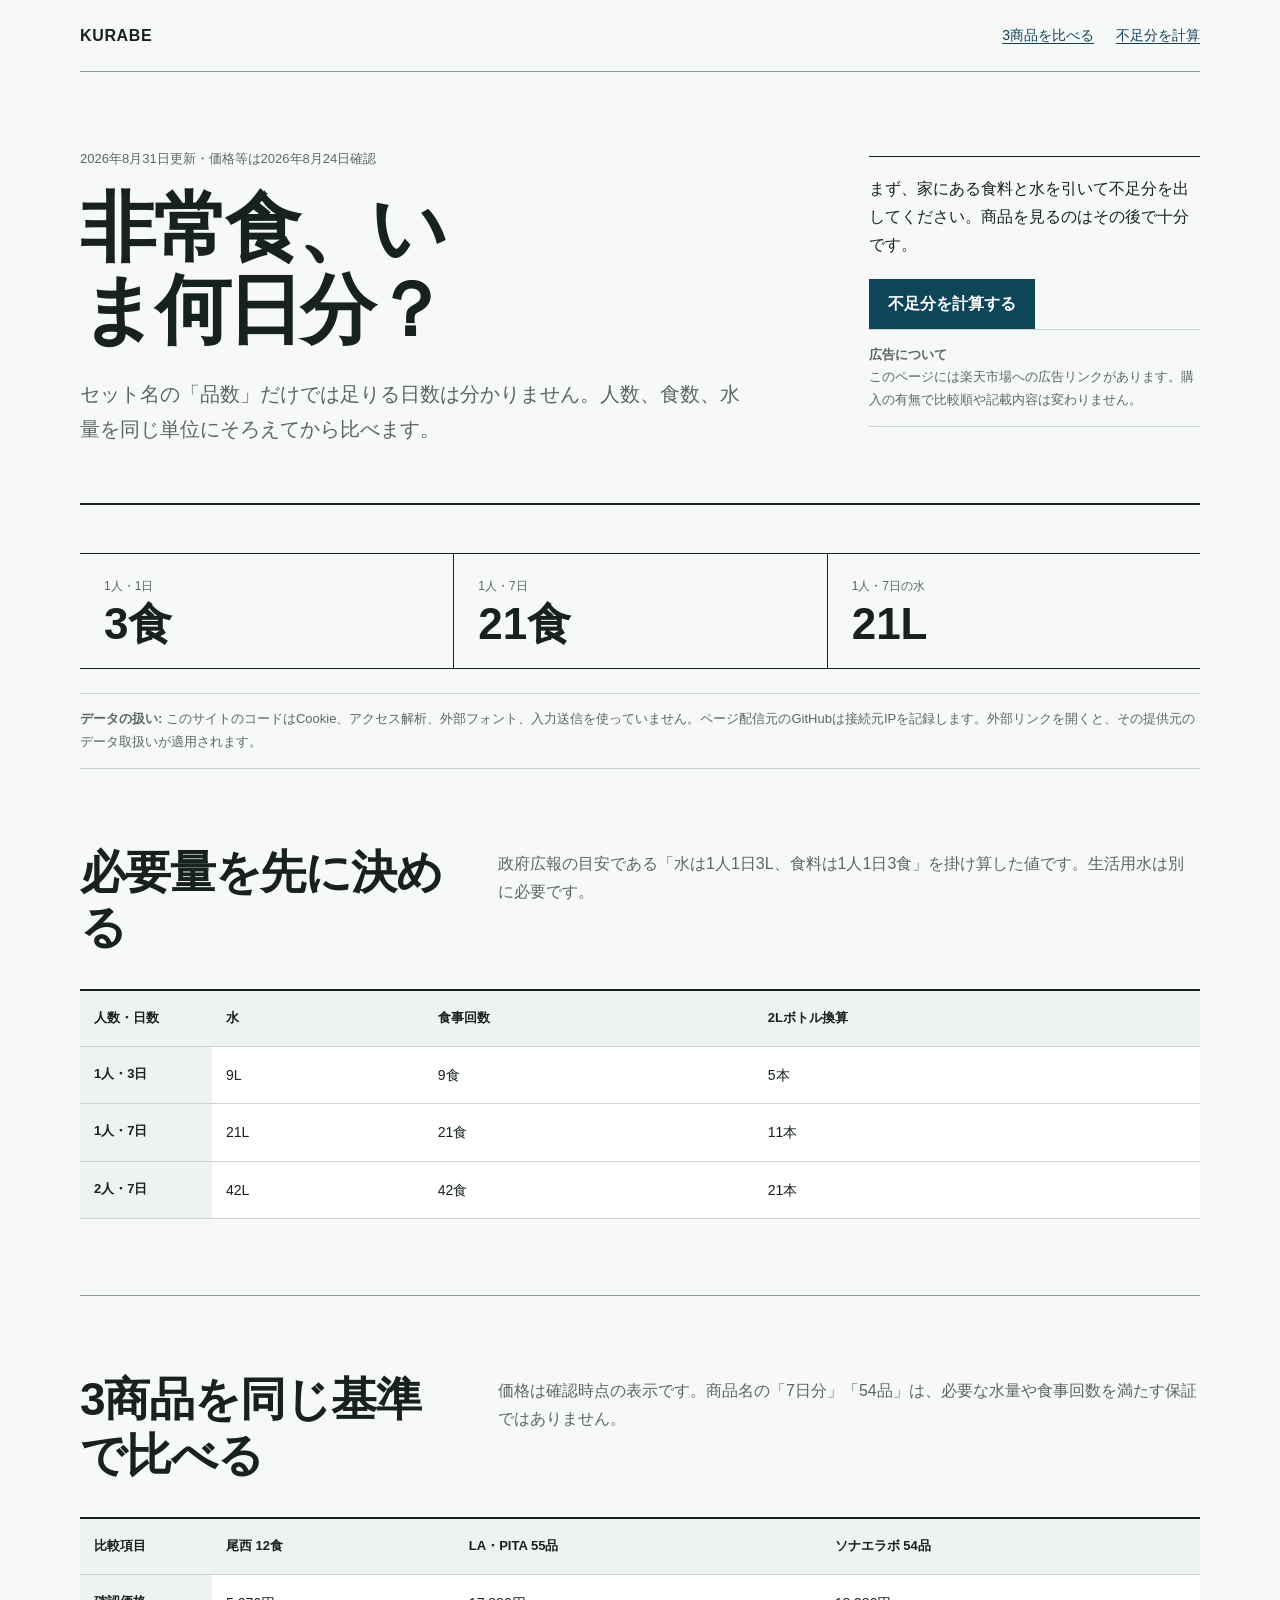
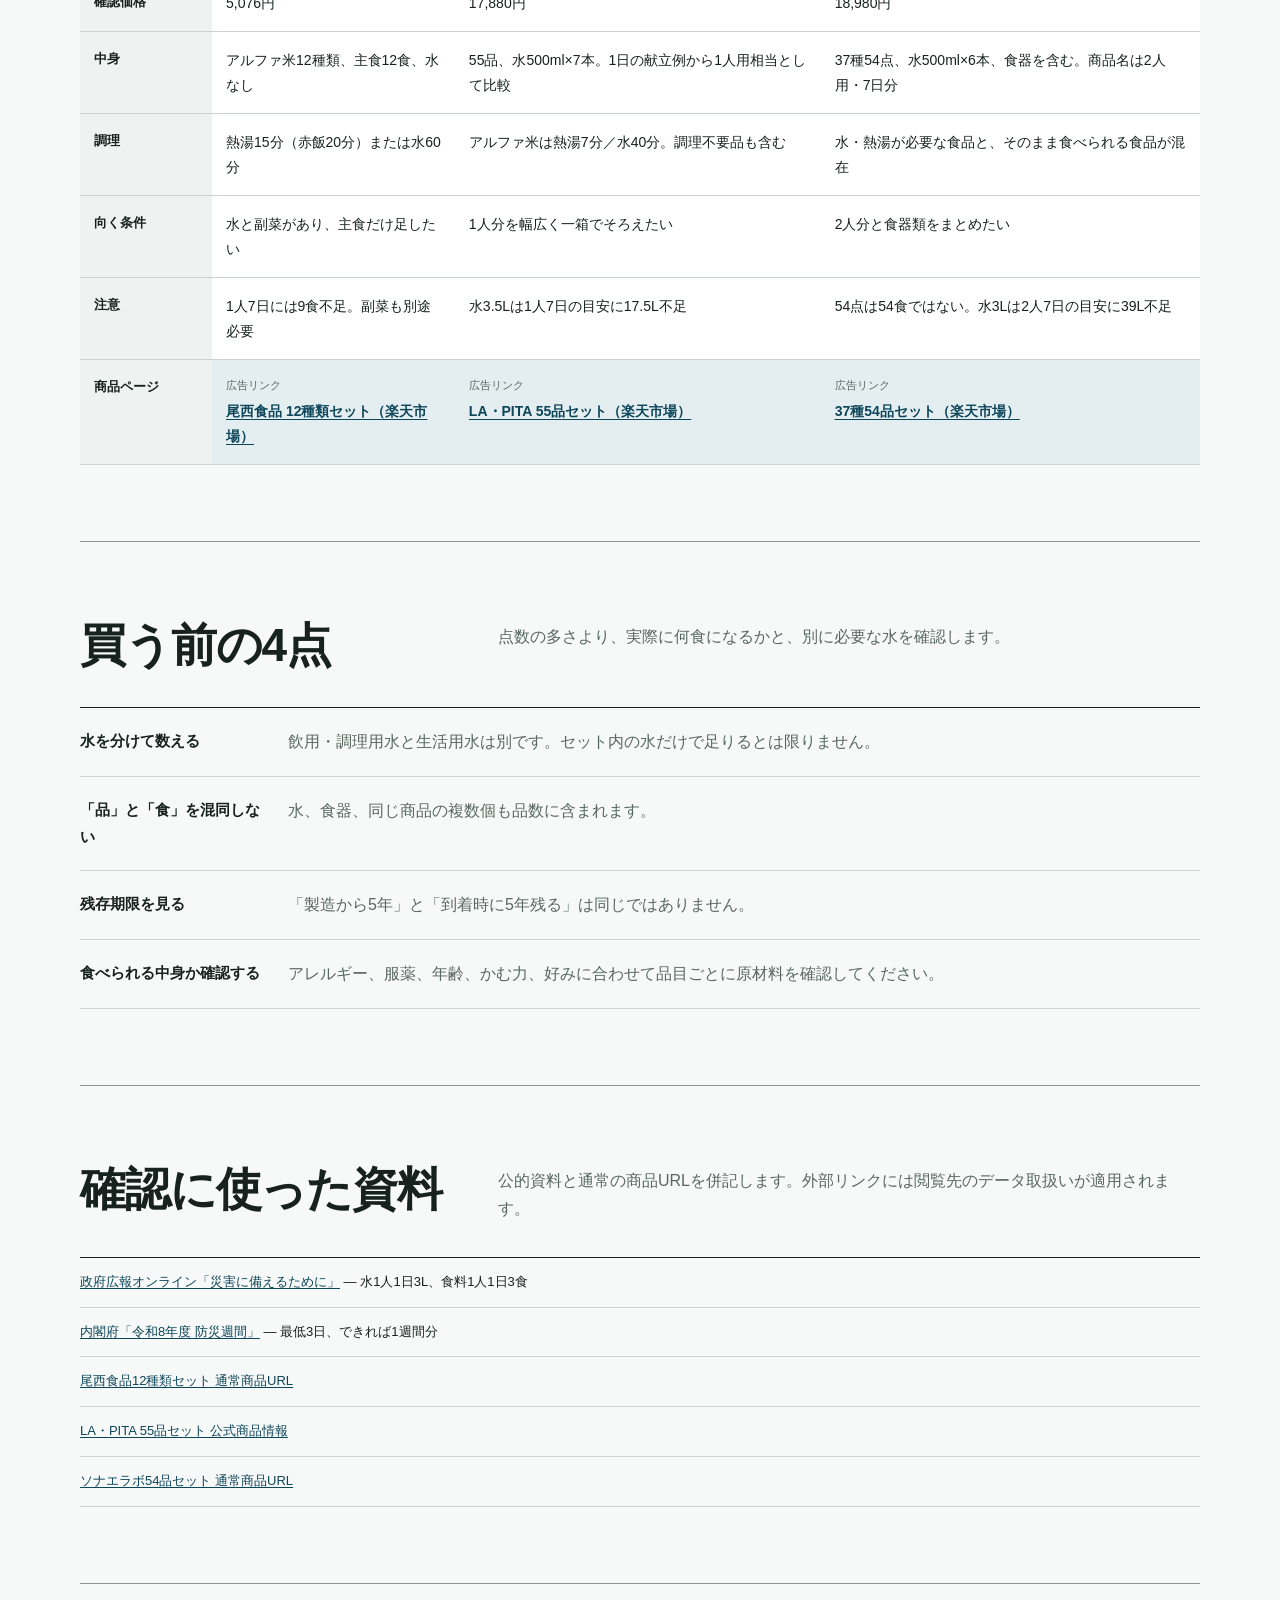
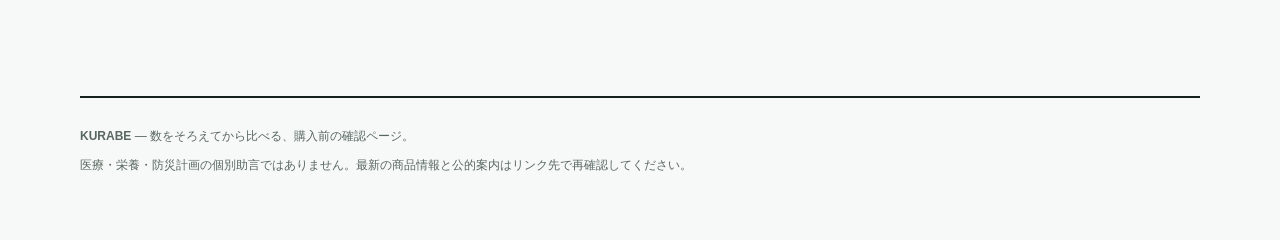
<file: index.html>
<!doctype html>
<html lang="ja">
<head>
  <meta charset="utf-8">
  <meta name="viewport" content="width=device-width, initial-scale=1">
  <meta http-equiv="Content-Security-Policy" content="default-src 'none'; base-uri 'none'; form-action 'none'; object-src 'none'; frame-src 'none'; connect-src 'none'; img-src 'self' data:; media-src 'none'; font-src 'none'; style-src 'self'; script-src 'none'; worker-src 'none'; manifest-src 'none'; upgrade-insecure-requests">
  <meta name="referrer" content="no-referrer">
  <meta name="robots" content="index,follow,max-image-preview:large">
  <meta name="google-site-verification" content="DC_JT9OtznzdcwXBxX5tP7ejILFLYnPpgxCS5X9ggpE">
  <meta name="msvalidate.01" content="34A344C1FAB7AF780ADB30B27889F18B">
  <meta name="description" content="非常食が何日分あるかを先に計算し、3商品の中身・水量・注意点を同じ基準で比べます。計算入力は端末内で処理します。">
  <meta property="og:type" content="article">
  <meta property="og:locale" content="ja_JP">
  <meta property="og:site_name" content="KURABE">
  <meta property="og:title" content="非常食、いま何日分？｜KURABE">
  <meta property="og:description" content="1人1日3食・水3Lを基準に、不足量と3商品の違いを確認。">
  <meta property="og:url" content="https://gangbenhui98-dot.github.io/kurabe-research-sample/">
  <meta property="og:image" content="https://gangbenhui98-dot.github.io/kurabe-research-sample/og-image.jpg">
  <meta name="twitter:card" content="summary_large_image">
  <link rel="canonical" href="https://gangbenhui98-dot.github.io/kurabe-research-sample/">
  <link rel="stylesheet" href="styles.css">
  <title>非常食は何日分ある？3商品の中身と不足の数え方｜KURABE</title>
</head>
<body>
  <a class="skip-link" href="#content">本文へ移動</a>
  <header class="site-header">
    <a class="wordmark" href="index.html" aria-label="KURABE トップ">KURABE</a>
    <nav aria-label="サイト内">
      <a href="#compare">3商品を比べる</a>
      <a href="calculator.html">不足分を計算</a>
    </nav>
  </header>

  <main class="page" id="content">
    <section class="hero" aria-labelledby="page-title">
      <div>
        <p class="date-line">2026年8月31日更新・価格等は2026年8月24日確認</p>
        <h1 id="page-title">非常食、いま何日分？</h1>
        <p class="hero-lead">セット名の「品数」だけでは足りる日数は分かりません。人数、食数、水量を同じ単位にそろえてから比べます。</p>
      </div>
      <div class="hero-side">
        <p>まず、家にある食料と水を引いて不足分を出してください。商品を見るのはその後で十分です。</p>
        <a class="primary-link" href="calculator.html">不足分を計算する</a>
        <p class="ad-disclosure"><strong>広告について</strong><br>このページには楽天市場への広告リンクがあります。購入の有無で比較順や記載内容は変わりません。</p>
      </div>
    </section>

    <div class="metric-ruler" aria-label="1人分の7日備蓄目安">
      <div class="measure"><span>1人・1日</span><strong>3食</strong></div>
      <div class="measure"><span>1人・7日</span><strong>21食</strong></div>
      <div class="measure"><span>1人・7日の水</span><strong>21L</strong></div>
    </div>
    <p class="security-note"><strong>データの扱い:</strong> このサイトのコードはCookie、アクセス解析、外部フォント、入力送信を使っていません。ページ配信元のGitHubは接続元IPを記録します。外部リンクを開くと、その提供元のデータ取扱いが適用されます。</p>

    <section class="section" aria-labelledby="quantity-title">
      <div class="section-heading">
        <h2 id="quantity-title">必要量を先に決める</h2>
        <p>政府広報の目安である「水は1人1日3L、食料は1人1日3食」を掛け算した値です。生活用水は別に必要です。</p>
      </div>
      <div class="table-scroll" tabindex="0" aria-label="人数と日数別の備蓄量">
        <table>
          <thead><tr><th>人数・日数</th><th>水</th><th>食事回数</th><th>2Lボトル換算</th></tr></thead>
          <tbody>
            <tr><th>1人・3日</th><td>9L</td><td>9食</td><td>5本</td></tr>
            <tr><th>1人・7日</th><td>21L</td><td>21食</td><td>11本</td></tr>
            <tr><th>2人・7日</th><td>42L</td><td>42食</td><td>21本</td></tr>
          </tbody>
        </table>
      </div>
    </section>

    <section class="section" id="compare" aria-labelledby="compare-title">
      <div class="section-heading">
        <h2 id="compare-title">3商品を同じ基準で比べる</h2>
        <p>価格は確認時点の表示です。商品名の「7日分」「54品」は、必要な水量や食事回数を満たす保証ではありません。</p>
      </div>
      <div class="table-scroll" tabindex="0" aria-label="非常食3商品の比較表">
        <table>
          <thead><tr><th>比較項目</th><th>尾西 12食</th><th>LA・PITA 55品</th><th>ソナエラボ 54品</th></tr></thead>
          <tbody>
            <tr><th>確認価格</th><td>5,076円</td><td>17,880円</td><td>18,980円</td></tr>
            <tr><th>中身</th><td>アルファ米12種類、主食12食、水なし</td><td>55品、水500ml×7本。1日の献立例から1人用相当として比較</td><td>37種54点、水500ml×6本、食器を含む。商品名は2人用・7日分</td></tr>
            <tr><th>調理</th><td>熱湯15分（赤飯20分）または水60分</td><td>アルファ米は熱湯7分／水40分。調理不要品も含む</td><td>水・熱湯が必要な食品と、そのまま食べられる食品が混在</td></tr>
            <tr><th>向く条件</th><td>水と副菜があり、主食だけ足したい</td><td>1人分を幅広く一箱でそろえたい</td><td>2人分と食器類をまとめたい</td></tr>
            <tr><th>注意</th><td>1人7日には9食不足。副菜も別途必要</td><td>水3.5Lは1人7日の目安に17.5L不足</td><td>54点は54食ではない。水3Lは2人7日の目安に39L不足</td></tr>
            <tr class="product-link-row">
              <th>商品ページ</th>
              <td><span class="ad-label">広告リンク</span><a class="ad-link" href="https://hb.afl.rakuten.co.jp/ichiba/56c95086.3df38bd8.56c95087.baa4cc4c/?pc=https%3A%2F%2Fitem.rakuten.co.jp%2Fbousaikan%2F477126%2F&amp;link_type=text&amp;ut=eyJwYWdlIjoiaXRlbSIsInR5cGUiOiJ0ZXh0Iiwic2l6ZSI6IjI0MHgyNDAiLCJuYW0iOjEsIm5hbXAiOiJyaWdodCIsImNvbSI6MSwiY29tcCI6ImRvd24iLCJwcmljZSI6MCwiYm9yIjoxLCJjb2wiOjEsImJidG4iOjEsInByb2QiOjAsImFtcCI6ZmFsc2V9" target="_blank" rel="nofollow sponsored noopener noreferrer">尾西食品 12種類セット（楽天市場）</a></td>
              <td><span class="ad-label">広告リンク</span><a class="ad-link" href="https://hb.afl.rakuten.co.jp/ichiba/56c954c4.e644c7ee.56c954c5.0a4de56a/?pc=https%3A%2F%2Fitem.rakuten.co.jp%2Fat-rescue%2F10002656%2F&amp;link_type=text&amp;ut=eyJwYWdlIjoiaXRlbSIsInR5cGUiOiJ0ZXh0Iiwic2l6ZSI6IjI0MHgyNDAiLCJuYW0iOjEsIm5hbXAiOiJyaWdodCIsImNvbSI6MSwiY29tcCI6ImRvd24iLCJwcmljZSI6MCwiYm9yIjoxLCJjb2wiOjEsImJidG4iOjEsInByb2QiOjAsImFtcCI6ZmFsc2V9" target="_blank" rel="nofollow sponsored noopener noreferrer">LA・PITA 55品セット（楽天市場）</a></td>
              <td><span class="ad-label">広告リンク</span><a class="ad-link" href="https://hb.afl.rakuten.co.jp/ichiba/56c94938.6723f62c.56c94939.986d2b90/?pc=https%3A%2F%2Fitem.rakuten.co.jp%2Fmonoroots%2F51set%2F&amp;link_type=text&amp;ut=eyJwYWdlIjoiaXRlbSIsInR5cGUiOiJ0ZXh0Iiwic2l6ZSI6IjI0MHgyNDAiLCJuYW0iOjEsIm5hbXAiOiJyaWdodCIsImNvbSI6MSwiY29tcCI6ImRvd24iLCJwcmljZSI6MCwiYm9yIjoxLCJjb2wiOjEsImJidG4iOjEsInByb2QiOjAsImFtcCI6ZmFsc2V9" target="_blank" rel="nofollow sponsored noopener noreferrer">37種54品セット（楽天市場）</a></td>
            </tr>
          </tbody>
        </table>
      </div>
    </section>

    <section class="section" aria-labelledby="check-title">
      <div class="section-heading">
        <h2 id="check-title">買う前の4点</h2>
        <p>点数の多さより、実際に何食になるかと、別に必要な水を確認します。</p>
      </div>
      <ul class="check-list">
        <li><strong>水を分けて数える</strong><span>飲用・調理用水と生活用水は別です。セット内の水だけで足りるとは限りません。</span></li>
        <li><strong>「品」と「食」を混同しない</strong><span>水、食器、同じ商品の複数個も品数に含まれます。</span></li>
        <li><strong>残存期限を見る</strong><span>「製造から5年」と「到着時に5年残る」は同じではありません。</span></li>
        <li><strong>食べられる中身か確認する</strong><span>アレルギー、服薬、年齢、かむ力、好みに合わせて品目ごとに原材料を確認してください。</span></li>
      </ul>
    </section>

    <section class="section" aria-labelledby="sources-title">
      <div class="section-heading">
        <h2 id="sources-title">確認に使った資料</h2>
        <p>公的資料と通常の商品URLを併記します。外部リンクには閲覧先のデータ取扱いが適用されます。</p>
      </div>
      <ul class="source-list">
        <li><a href="https://www.gov-online.go.jp/tokusyu/bousai/preparation.html" rel="noopener noreferrer" target="_blank">政府広報オンライン「災害に備えるために」</a> — 水1人1日3L、食料1人1日3食</li>
        <li><a href="https://www.bousai.go.jp/kyoiku/week/r8bousaiweek.html" rel="noopener noreferrer" target="_blank">内閣府「令和8年度 防災週間」</a> — 最低3日、できれば1週間分</li>
        <li><a href="https://item.rakuten.co.jp/bousaikan/477126/" rel="noopener noreferrer" target="_blank">尾西食品12種類セット 通常商品URL</a></li>
        <li><a href="https://lapita.co.jp/item/10002656/" rel="noopener noreferrer" target="_blank">LA・PITA 55品セット 公式商品情報</a></li>
        <li><a href="https://item.rakuten.co.jp/monoroots/51set/" rel="noopener noreferrer" target="_blank">ソナエラボ54品セット 通常商品URL</a></li>
      </ul>
    </section>
  </main>

  <footer class="site-footer">
    <p><strong>KURABE</strong> — 数をそろえてから比べる、購入前の確認ページ。</p>
    <p>医療・栄養・防災計画の個別助言ではありません。最新の商品情報と公的案内はリンク先で再確認してください。</p>
  </footer>
</body>
</html>
</file>
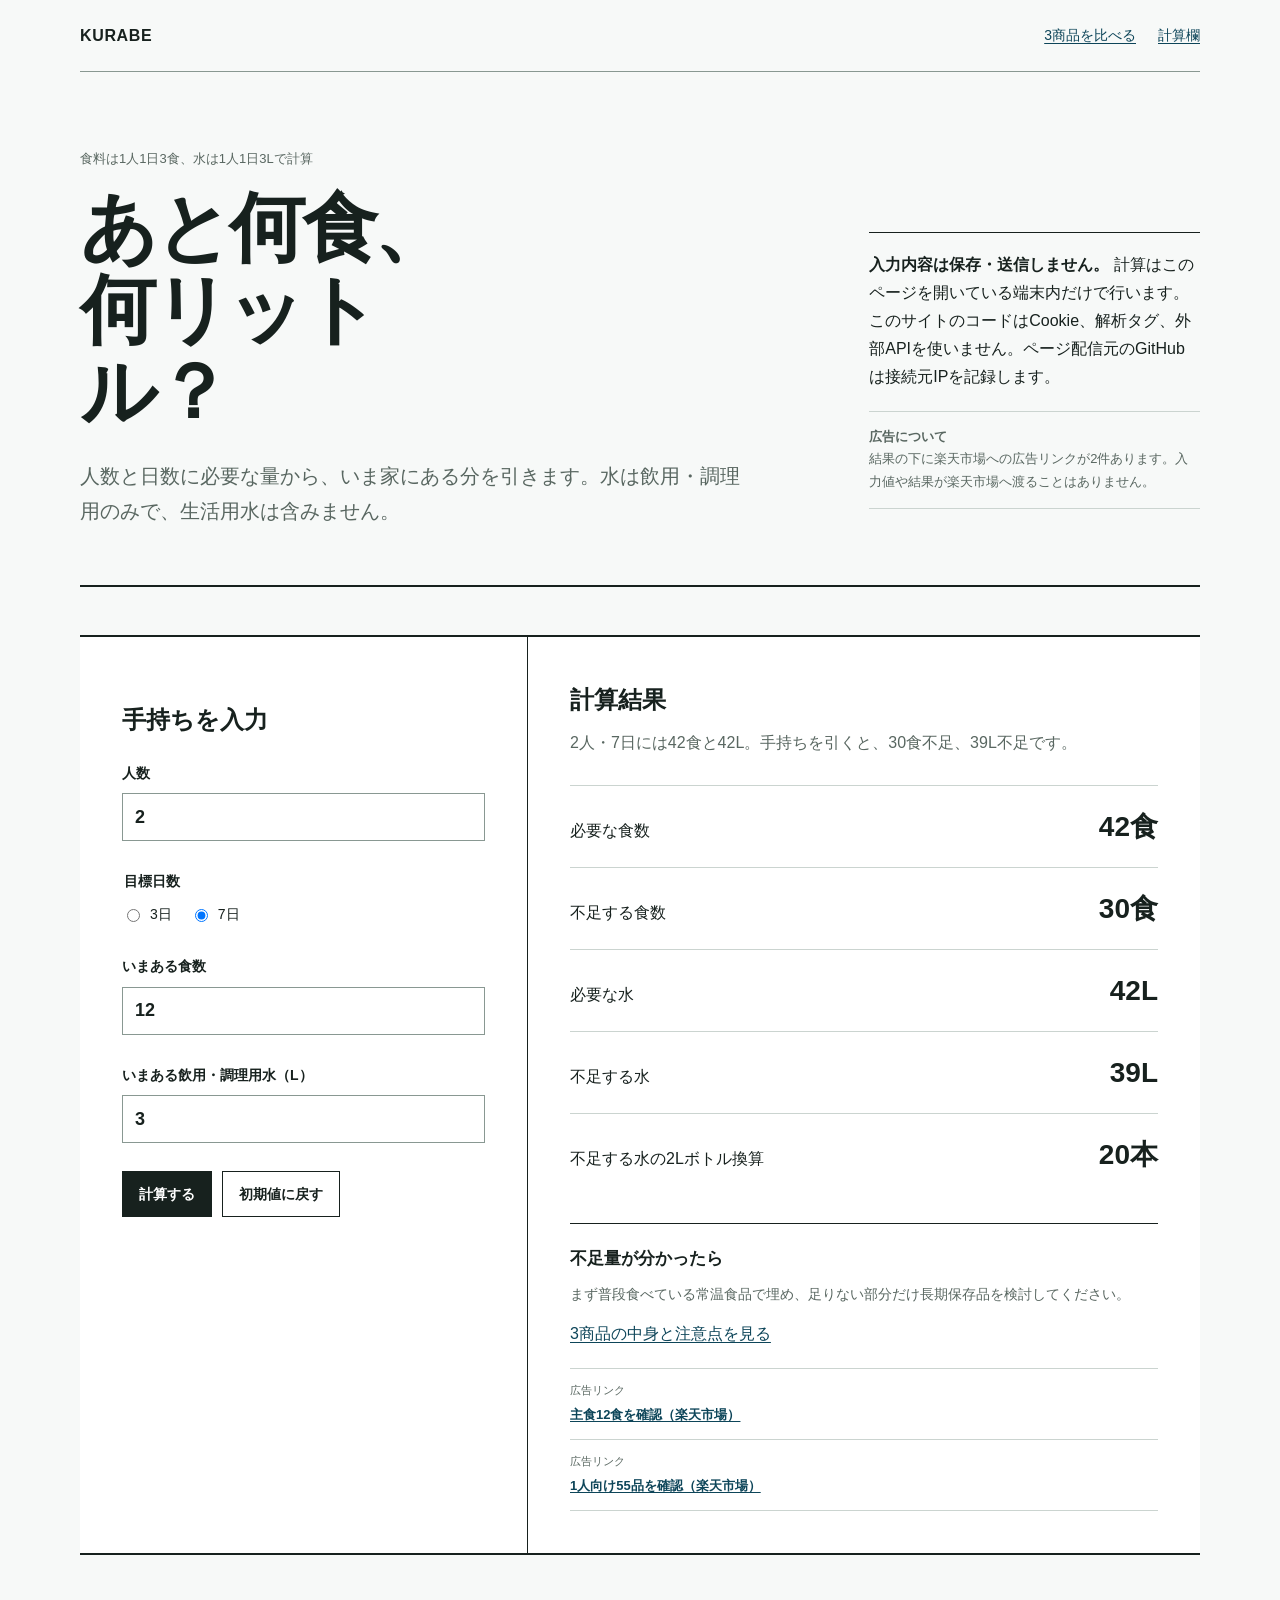
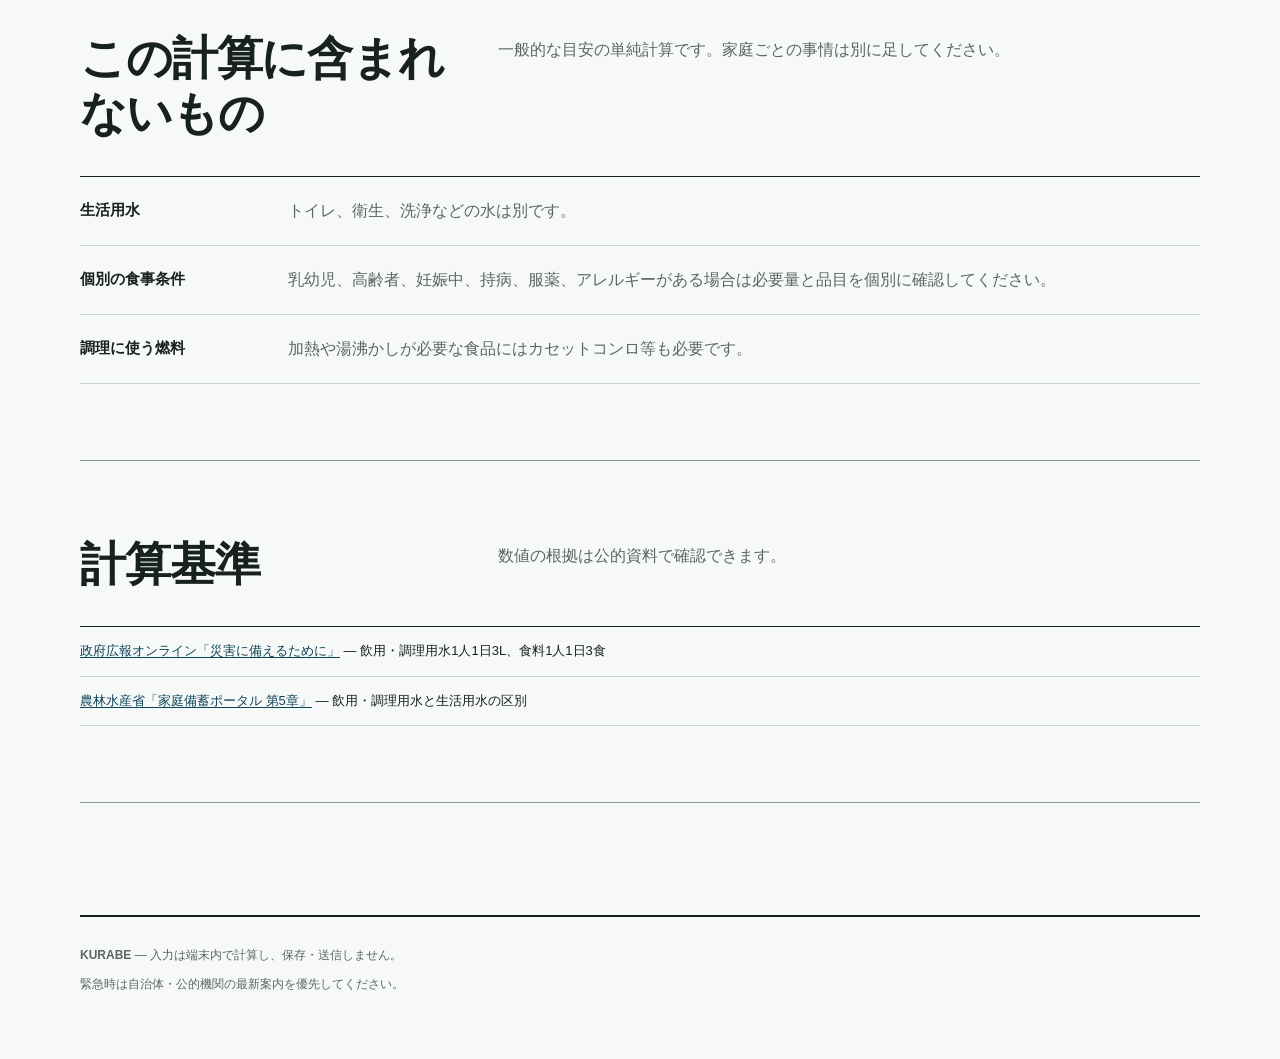
<file: calculator.html>
<!doctype html>
<html lang="ja">
<head>
  <meta charset="utf-8">
  <meta name="viewport" content="width=device-width, initial-scale=1">
  <meta http-equiv="Content-Security-Policy" content="default-src 'none'; base-uri 'none'; form-action 'none'; object-src 'none'; frame-src 'none'; connect-src 'none'; img-src 'self' data:; media-src 'none'; font-src 'none'; style-src 'self'; script-src 'sha384-IpC+wQ05/BwS7HFsMtd1iT5kDHtOBtXXdS4NMLKFPrbdq9E1EZleZBO6qdrkqOpR'; worker-src 'none'; manifest-src 'none'; upgrade-insecure-requests">
  <meta name="referrer" content="no-referrer">
  <meta name="robots" content="index,follow,max-image-preview:large">
  <meta name="google-site-verification" content="DC_JT9OtznzdcwXBxX5tP7ejILFLYnPpgxCS5X9ggpE">
  <meta name="msvalidate.01" content="34A344C1FAB7AF780ADB30B27889F18B">
  <meta name="description" content="人数・日数・手持ちの食数と水量から、非常食と飲用・調理用水の不足分を端末内だけで計算します。入力は保存・送信しません。">
  <meta property="og:type" content="website">
  <meta property="og:locale" content="ja_JP">
  <meta property="og:site_name" content="KURABE">
  <meta property="og:title" content="非常食と水の不足分を計算｜KURABE">
  <meta property="og:description" content="1人1日3食・水3Lの目安から、手持ちを引いて不足分を確認。">
  <meta property="og:url" content="https://gangbenhui98-dot.github.io/kurabe-research-sample/calculator.html">
  <meta property="og:image" content="https://gangbenhui98-dot.github.io/kurabe-research-sample/og-image.jpg">
  <meta name="twitter:card" content="summary_large_image">
  <link rel="canonical" href="https://gangbenhui98-dot.github.io/kurabe-research-sample/calculator.html">
  <link rel="stylesheet" href="styles.css">
  <script src="calculator.js" integrity="sha384-IpC+wQ05/BwS7HFsMtd1iT5kDHtOBtXXdS4NMLKFPrbdq9E1EZleZBO6qdrkqOpR" defer></script>
  <title>非常食と水の不足分を計算｜入力は保存・送信しません</title>
</head>
<body>
  <a class="skip-link" href="#content">本文へ移動</a>
  <header class="site-header">
    <a class="wordmark" href="index.html">KURABE</a>
    <nav aria-label="サイト内">
      <a href="index.html#compare">3商品を比べる</a>
      <a href="#calculator">計算欄</a>
    </nav>
  </header>

  <main class="page" id="content">
    <section class="hero calculator-hero" aria-labelledby="page-title">
      <div>
        <p class="date-line">食料は1人1日3食、水は1人1日3Lで計算</p>
        <h1 id="page-title">あと何食、何リットル？</h1>
        <p class="hero-lead">人数と日数に必要な量から、いま家にある分を引きます。水は飲用・調理用のみで、生活用水は含みません。</p>
      </div>
      <div class="hero-side">
        <p><strong>入力内容は保存・送信しません。</strong> 計算はこのページを開いている端末内だけで行います。このサイトのコードはCookie、解析タグ、外部APIを使いません。ページ配信元のGitHubは接続元IPを記録します。</p>
        <p class="ad-disclosure"><strong>広告について</strong><br>結果の下に楽天市場への広告リンクが2件あります。入力値や結果が楽天市場へ渡ることはありません。</p>
      </div>
    </section>

    <section class="calculator-panel" id="calculator" aria-labelledby="calculator-title">
      <form class="calculator-form" id="stock-calculator-form" autocomplete="off" novalidate>
        <div class="input-column">
          <h2 id="calculator-title">手持ちを入力</h2>
          <div class="field">
            <label for="people">人数</label>
            <input id="people" name="people" type="number" min="1" max="20" step="1" value="2" inputmode="numeric">
          </div>
          <fieldset class="field">
            <legend>目標日数</legend>
            <div class="radio-row">
              <label for="days-3"><input id="days-3" name="days" type="radio" value="3">3日</label>
              <label for="days-7"><input id="days-7" name="days" type="radio" value="7" checked>7日</label>
            </div>
          </fieldset>
          <div class="field">
            <label for="current-meals">いまある食数</label>
            <input id="current-meals" name="currentMeals" type="number" min="0" max="999" step="1" value="12" inputmode="numeric">
          </div>
          <div class="field">
            <label for="current-water">いまある飲用・調理用水（L）</label>
            <input id="current-water" name="currentWater" type="number" min="0" max="999" step="0.5" value="3" inputmode="decimal">
          </div>
          <div class="form-actions">
            <button type="submit">計算する</button>
            <button type="reset">初期値に戻す</button>
          </div>
          <p class="error" id="stock-error" role="alert" hidden></p>
        </div>

        <div class="result-column" aria-live="polite">
          <h2>計算結果</h2>
          <p class="result-summary" data-summary>入力すると不足量を表示します。</p>
          <div class="result-line"><span>必要な食数</span><strong><span data-result="requiredMeals">42</span>食</strong></div>
          <div class="result-line"><span>不足する食数</span><strong><span data-result="shortMeals">30</span>食</strong></div>
          <div class="result-line"><span>必要な水</span><strong><span data-result="requiredWater">42</span>L</strong></div>
          <div class="result-line"><span>不足する水</span><strong><span data-result="shortWater">39</span>L</strong></div>
          <div class="result-line"><span>不足する水の2Lボトル換算</span><strong><span data-result="bottles">20</span>本</strong></div>

          <div class="next-step">
            <h3>不足量が分かったら</h3>
            <p>まず普段食べている常温食品で埋め、足りない部分だけ長期保存品を検討してください。</p>
            <a href="index.html#compare">3商品の中身と注意点を見る</a>
            <ul class="product-text-links">
              <li><span class="ad-label">広告リンク</span><a class="ad-link" href="https://hb.afl.rakuten.co.jp/ichiba/56c95086.3df38bd8.56c95087.baa4cc4c/?pc=https%3A%2F%2Fitem.rakuten.co.jp%2Fbousaikan%2F477126%2F&amp;link_type=text&amp;ut=eyJwYWdlIjoiaXRlbSIsInR5cGUiOiJ0ZXh0Iiwic2l6ZSI6IjI0MHgyNDAiLCJuYW0iOjEsIm5hbXAiOiJyaWdodCIsImNvbSI6MSwiY29tcCI6ImRvd24iLCJwcmljZSI6MCwiYm9yIjoxLCJjb2wiOjEsImJidG4iOjEsInByb2QiOjAsImFtcCI6ZmFsc2V9" target="_blank" rel="nofollow sponsored noopener noreferrer">主食12食を確認（楽天市場）</a></li>
              <li><span class="ad-label">広告リンク</span><a class="ad-link" href="https://hb.afl.rakuten.co.jp/ichiba/56c954c4.e644c7ee.56c954c5.0a4de56a/?pc=https%3A%2F%2Fitem.rakuten.co.jp%2Fat-rescue%2F10002656%2F&amp;link_type=text&amp;ut=eyJwYWdlIjoiaXRlbSIsInR5cGUiOiJ0ZXh0Iiwic2l6ZSI6IjI0MHgyNDAiLCJuYW0iOjEsIm5hbXAiOiJyaWdodCIsImNvbSI6MSwiY29tcCI6ImRvd24iLCJwcmljZSI6MCwiYm9yIjoxLCJjb2wiOjEsImJidG4iOjEsInByb2QiOjAsImFtcCI6ZmFsc2V9" target="_blank" rel="nofollow sponsored noopener noreferrer">1人向け55品を確認（楽天市場）</a></li>
            </ul>
          </div>
        </div>
      </form>
    </section>

    <section class="section" aria-labelledby="limits-title">
      <div class="section-heading">
        <h2 id="limits-title">この計算に含まれないもの</h2>
        <p>一般的な目安の単純計算です。家庭ごとの事情は別に足してください。</p>
      </div>
      <ul class="check-list">
        <li><strong>生活用水</strong><span>トイレ、衛生、洗浄などの水は別です。</span></li>
        <li><strong>個別の食事条件</strong><span>乳幼児、高齢者、妊娠中、持病、服薬、アレルギーがある場合は必要量と品目を個別に確認してください。</span></li>
        <li><strong>調理に使う燃料</strong><span>加熱や湯沸かしが必要な食品にはカセットコンロ等も必要です。</span></li>
      </ul>
    </section>

    <section class="section" aria-labelledby="sources-title">
      <div class="section-heading">
        <h2 id="sources-title">計算基準</h2>
        <p>数値の根拠は公的資料で確認できます。</p>
      </div>
      <ul class="source-list">
        <li><a href="https://www.gov-online.go.jp/tokusyu/bousai/preparation.html" rel="noopener noreferrer" target="_blank">政府広報オンライン「災害に備えるために」</a> — 飲用・調理用水1人1日3L、食料1人1日3食</li>
        <li><a href="https://www.maff.go.jp/j/zyukyu/foodstock/chapter05.html" rel="noopener noreferrer" target="_blank">農林水産省「家庭備蓄ポータル 第5章」</a> — 飲用・調理用水と生活用水の区別</li>
      </ul>
    </section>
  </main>

  <footer class="site-footer">
    <p><strong>KURABE</strong> — 入力は端末内で計算し、保存・送信しません。</p>
    <p>緊急時は自治体・公的機関の最新案内を優先してください。</p>
  </footer>
</body>
</html>
</file>
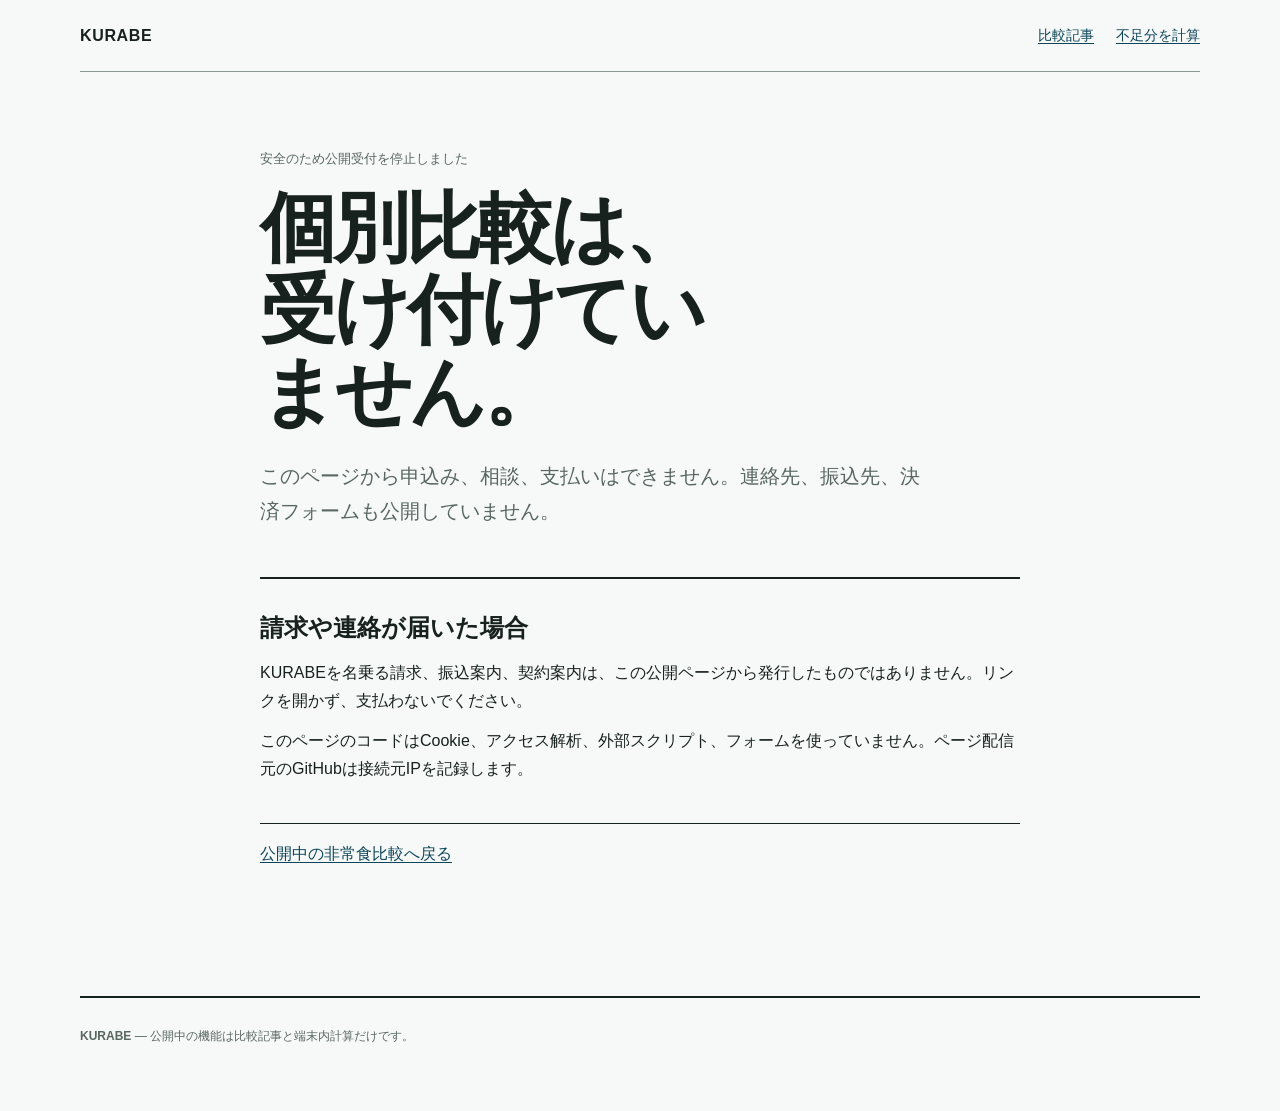
<file: service.html>
<!doctype html>
<html lang="ja">
<head>
  <meta charset="utf-8">
  <meta name="viewport" content="width=device-width, initial-scale=1">
  <meta http-equiv="Content-Security-Policy" content="default-src 'none'; base-uri 'none'; form-action 'none'; object-src 'none'; frame-src 'none'; connect-src 'none'; img-src 'self' data:; media-src 'none'; font-src 'none'; style-src 'self'; script-src 'none'; worker-src 'none'; manifest-src 'none'; upgrade-insecure-requests">
  <meta name="referrer" content="no-referrer">
  <meta name="robots" content="noindex,nofollow,noarchive">
  <meta name="google-site-verification" content="DC_JT9OtznzdcwXBxX5tP7ejILFLYnPpgxCS5X9ggpE">
  <meta name="msvalidate.01" content="34A344C1FAB7AF780ADB30B27889F18B">
  <meta name="description" content="KURABEの個別比較受付は停止中です。このページには申込み、連絡、支払いの機能はありません。">
  <link rel="canonical" href="https://gangbenhui98-dot.github.io/kurabe-research-sample/service.html">
  <link rel="stylesheet" href="styles.css">
  <title>個別比較の受付は停止中｜KURABE</title>
</head>
<body>
  <a class="skip-link" href="#content">本文へ移動</a>
  <header class="site-header">
    <a class="wordmark" href="index.html">KURABE</a>
    <nav aria-label="サイト内">
      <a href="index.html">比較記事</a>
      <a href="calculator.html">不足分を計算</a>
    </nav>
  </header>

  <main class="page paused-page" id="content">
    <p class="date-line">安全のため公開受付を停止しました</p>
    <h1>個別比較は、受け付けていません。</h1>
    <p class="hero-lead">このページから申込み、相談、支払いはできません。連絡先、振込先、決済フォームも公開していません。</p>

    <section class="paused-block" aria-labelledby="security-title">
      <h2 id="security-title">請求や連絡が届いた場合</h2>
      <p>KURABEを名乗る請求、振込案内、契約案内は、この公開ページから発行したものではありません。リンクを開かず、支払わないでください。</p>
      <p>このページのコードはCookie、アクセス解析、外部スクリプト、フォームを使っていません。ページ配信元のGitHubは接続元IPを記録します。</p>
    </section>

    <p><a href="index.html">公開中の非常食比較へ戻る</a></p>
  </main>

  <footer class="site-footer">
    <p><strong>KURABE</strong> — 公開中の機能は比較記事と端末内計算だけです。</p>
  </footer>
</body>
</html>
</file>
<file: styles.css>
:root {
  color-scheme: light;
  --paper: #f7f9f8;
  --surface: #ffffff;
  --ink: #17211e;
  --muted: #596761;
  --rule: #cbd4d0;
  --rule-strong: #899892;
  --accent: #175d75;
  --accent-dark: #0d4559;
  --accent-pale: #e4eef1;
  --font: "BIZ UDPGothic", "Yu Gothic UI", "Yu Gothic", Meiryo, sans-serif;
  --numeric: "Arial Narrow", "Roboto Condensed", Arial, sans-serif;
  --measure: 1120px;
}

* {
  box-sizing: border-box;
}

html {
  scroll-behavior: smooth;
}

body {
  margin: 0;
  background: var(--paper);
  color: var(--ink);
  font-family: var(--font);
  font-size: 16px;
  line-height: 1.75;
  text-rendering: optimizeLegibility;
}

a {
  color: var(--accent-dark);
  text-decoration-thickness: 1px;
  text-underline-offset: 0.18em;
}

a:hover {
  color: var(--accent);
}

a:focus-visible,
button:focus-visible,
input:focus-visible {
  outline: 3px solid var(--accent);
  outline-offset: 3px;
}

.skip-link {
  position: fixed;
  top: 8px;
  left: 8px;
  z-index: 10;
  padding: 8px 12px;
  background: var(--ink);
  color: #fff;
  transform: translateY(-150%);
}

.skip-link:focus {
  transform: none;
}

.site-header {
  width: min(var(--measure), calc(100% - 40px));
  min-height: 72px;
  margin: 0 auto;
  display: flex;
  align-items: center;
  justify-content: space-between;
  gap: 24px;
  border-bottom: 1px solid var(--rule-strong);
}

.wordmark {
  color: var(--ink);
  font-weight: 800;
  letter-spacing: 0.04em;
  text-decoration: none;
}

.site-header nav {
  display: flex;
  align-items: center;
  gap: 22px;
  font-size: 14px;
}

.page {
  width: min(var(--measure), calc(100% - 40px));
  margin: 0 auto;
  padding: 76px 0 112px;
}

.hero {
  display: grid;
  grid-template-columns: minmax(0, 1.35fr) minmax(300px, 0.65fr);
  gap: clamp(44px, 8vw, 104px);
  align-items: end;
  padding-bottom: 56px;
  border-bottom: 2px solid var(--ink);
}

.date-line {
  margin: 0 0 16px;
  color: var(--muted);
  font-size: 13px;
}

h1,
h2,
h3,
p {
  overflow-wrap: anywhere;
}

h1 {
  max-width: 9ch;
  margin: 0;
  font-size: clamp(42px, 7vw, 76px);
  font-weight: 800;
  letter-spacing: -0.045em;
  line-height: 1.08;
}

.hero-lead {
  max-width: 42rem;
  margin: 26px 0 0;
  color: var(--muted);
  font-size: clamp(17px, 2vw, 20px);
}

.hero-side {
  padding-top: 18px;
  border-top: 1px solid var(--ink);
}

.hero-side p {
  margin: 0 0 20px;
}

.primary-link {
  display: inline-block;
  min-height: 48px;
  padding: 10px 18px;
  border: 1px solid var(--accent-dark);
  background: var(--accent-dark);
  color: #fff;
  font-weight: 700;
  text-decoration: none;
  transition: background-color 150ms ease;
}

.primary-link:hover {
  background: var(--accent);
  color: #fff;
}

.ad-disclosure,
.security-note {
  margin: 24px 0 0;
  padding: 14px 0;
  border-top: 1px solid var(--rule);
  border-bottom: 1px solid var(--rule);
  color: var(--muted);
  font-size: 13px;
}

.metric-ruler {
  display: grid;
  grid-template-columns: repeat(3, 1fr);
  margin: 48px 0 0;
  border-top: 1px solid var(--ink);
  border-bottom: 1px solid var(--ink);
}

.measure {
  min-width: 0;
  padding: 22px 24px 20px;
}

.measure + .measure {
  border-left: 1px solid var(--ink);
}

.measure span {
  display: block;
  color: var(--muted);
  font-size: 12px;
}

.measure strong {
  display: block;
  margin-top: 3px;
  font-family: var(--numeric);
  font-size: clamp(28px, 4vw, 44px);
  font-variant-numeric: tabular-nums;
  line-height: 1.1;
}

.section {
  padding: 76px 0;
  border-bottom: 1px solid var(--rule-strong);
}

.section-heading {
  display: grid;
  grid-template-columns: minmax(240px, 0.7fr) minmax(0, 1.3fr);
  gap: 40px;
  align-items: start;
  margin-bottom: 34px;
}

.section h2 {
  max-width: 18ch;
  margin: 0;
  font-size: clamp(30px, 4vw, 46px);
  line-height: 1.2;
  letter-spacing: -0.025em;
}

.section-heading p {
  max-width: 44rem;
  margin: 5px 0 0;
  color: var(--muted);
}

.table-scroll {
  overflow-x: auto;
  border-top: 2px solid var(--ink);
}

table {
  width: 100%;
  min-width: 780px;
  border-collapse: collapse;
  background: var(--surface);
  font-size: 14px;
}

th,
td {
  padding: 16px 14px;
  border-bottom: 1px solid var(--rule);
  text-align: left;
  vertical-align: top;
}

th {
  background: #eef2f0;
  font-size: 13px;
  font-weight: 800;
}

tbody th {
  width: 132px;
}

.product-link-row td {
  background: var(--accent-pale);
}

.ad-link {
  font-weight: 800;
}

.ad-label {
  display: block;
  margin-bottom: 4px;
  color: var(--muted);
  font-size: 11px;
  font-weight: 400;
}

.check-list,
.source-list {
  margin: 0;
  padding: 0;
  border-top: 1px solid var(--ink);
  list-style: none;
}

.check-list li {
  display: grid;
  grid-template-columns: 180px minmax(0, 1fr);
  gap: 28px;
  padding: 20px 0;
  border-bottom: 1px solid var(--rule);
}

.check-list strong {
  font-size: 15px;
}

.check-list span {
  color: var(--muted);
}

.source-list li {
  padding: 13px 0;
  border-bottom: 1px solid var(--rule);
  font-size: 13px;
}

.site-footer {
  width: min(var(--measure), calc(100% - 40px));
  margin: 0 auto;
  padding: 28px 0 56px;
  border-top: 2px solid var(--ink);
  color: var(--muted);
  font-size: 12px;
}

.site-footer p {
  margin: 0 0 8px;
}

/* Calculator */
.calculator-hero h1 {
  max-width: 10ch;
}

.calculator-panel {
  margin-top: 48px;
  border-top: 2px solid var(--ink);
  border-bottom: 2px solid var(--ink);
  background: var(--surface);
}

.calculator-form {
  display: grid;
  grid-template-columns: minmax(280px, 0.8fr) minmax(0, 1.2fr);
}

.input-column,
.result-column {
  padding: clamp(24px, 4vw, 42px);
}

.input-column {
  border-right: 1px solid var(--ink);
}

.field {
  margin: 0 0 28px;
}

.field label,
.field legend {
  display: block;
  margin-bottom: 8px;
  font-size: 14px;
  font-weight: 800;
}

.field input[type="number"] {
  width: 100%;
  min-height: 48px;
  padding: 8px 12px;
  border: 1px solid var(--rule-strong);
  border-radius: 0;
  background: #fff;
  color: var(--ink);
  font: 700 18px/1.2 var(--numeric);
}

fieldset.field {
  padding: 0;
  border: 0;
}

.radio-row {
  display: flex;
  gap: 18px;
}

.radio-row label {
  display: inline-flex;
  align-items: center;
  gap: 7px;
  margin: 0;
  font-weight: 400;
}

.form-actions {
  display: flex;
  gap: 10px;
}

button {
  min-height: 46px;
  padding: 9px 16px;
  border: 1px solid var(--ink);
  border-radius: 0;
  background: var(--ink);
  color: #fff;
  font: 700 14px/1.2 var(--font);
  cursor: pointer;
}

button[type="reset"] {
  background: #fff;
  color: var(--ink);
}

.result-column h2 {
  margin: 0 0 8px;
  font-size: 24px;
}

.result-summary {
  margin: 0 0 28px;
  color: var(--muted);
}

.result-line {
  display: grid;
  grid-template-columns: 1fr auto;
  gap: 24px;
  padding: 16px 0;
  border-top: 1px solid var(--rule);
  align-items: baseline;
}

.result-line:last-of-type {
  border-bottom: 1px solid var(--rule);
}

.result-line strong {
  font-family: var(--numeric);
  font-size: 28px;
  font-variant-numeric: tabular-nums;
}

.error {
  margin: 14px 0 0;
  color: #7a2f28;
  font-weight: 700;
}

.next-step {
  margin-top: 28px;
  padding-top: 20px;
  border-top: 1px solid var(--ink);
}

.next-step h3 {
  margin: 0 0 8px;
  font-size: 17px;
}

.next-step p {
  margin: 0 0 14px;
  color: var(--muted);
  font-size: 14px;
}

.product-text-links {
  margin: 20px 0 0;
  padding: 0;
  border-top: 1px solid var(--rule);
  list-style: none;
}

.product-text-links li {
  padding: 12px 0;
  border-bottom: 1px solid var(--rule);
  font-size: 13px;
}

.paused-page {
  max-width: 760px;
}

.paused-page h1 {
  max-width: 12ch;
}

.paused-block {
  margin-top: 48px;
  padding: 28px 0;
  border-top: 2px solid var(--ink);
  border-bottom: 1px solid var(--ink);
}

.paused-block h2 {
  margin: 0 0 10px;
  font-size: 24px;
}

.paused-block p {
  margin: 0 0 12px;
}

@media (max-width: 780px) {
  .site-header {
    min-height: 64px;
  }

  .site-header nav a:first-child {
    display: none;
  }

  .page {
    padding-top: 48px;
  }

  .hero,
  .section-heading,
  .calculator-form {
    grid-template-columns: 1fr;
  }

  .hero {
    align-items: start;
  }

  .hero-side {
    max-width: 42rem;
  }

  .input-column {
    border-right: 0;
    border-bottom: 1px solid var(--ink);
  }
}

@media (max-width: 540px) {
  .site-header,
  .page,
  .site-footer {
    width: min(100% - 28px, var(--measure));
  }

  .site-header nav {
    gap: 14px;
    font-size: 12px;
  }

  h1 {
    font-size: clamp(40px, 13vw, 56px);
  }

  .metric-ruler {
    grid-template-columns: 1fr;
  }

  .measure + .measure {
    border-top: 1px solid var(--ink);
    border-left: 0;
  }

  .section {
    padding: 58px 0;
  }

  .check-list li {
    grid-template-columns: 1fr;
    gap: 5px;
  }

  .input-column,
  .result-column {
    padding: 24px 18px;
  }

  .result-line strong {
    font-size: 24px;
  }
}

@media (prefers-reduced-motion: reduce) {
  html {
    scroll-behavior: auto;
  }

  * {
    transition-duration: 0.01ms !important;
  }
}
</file>
